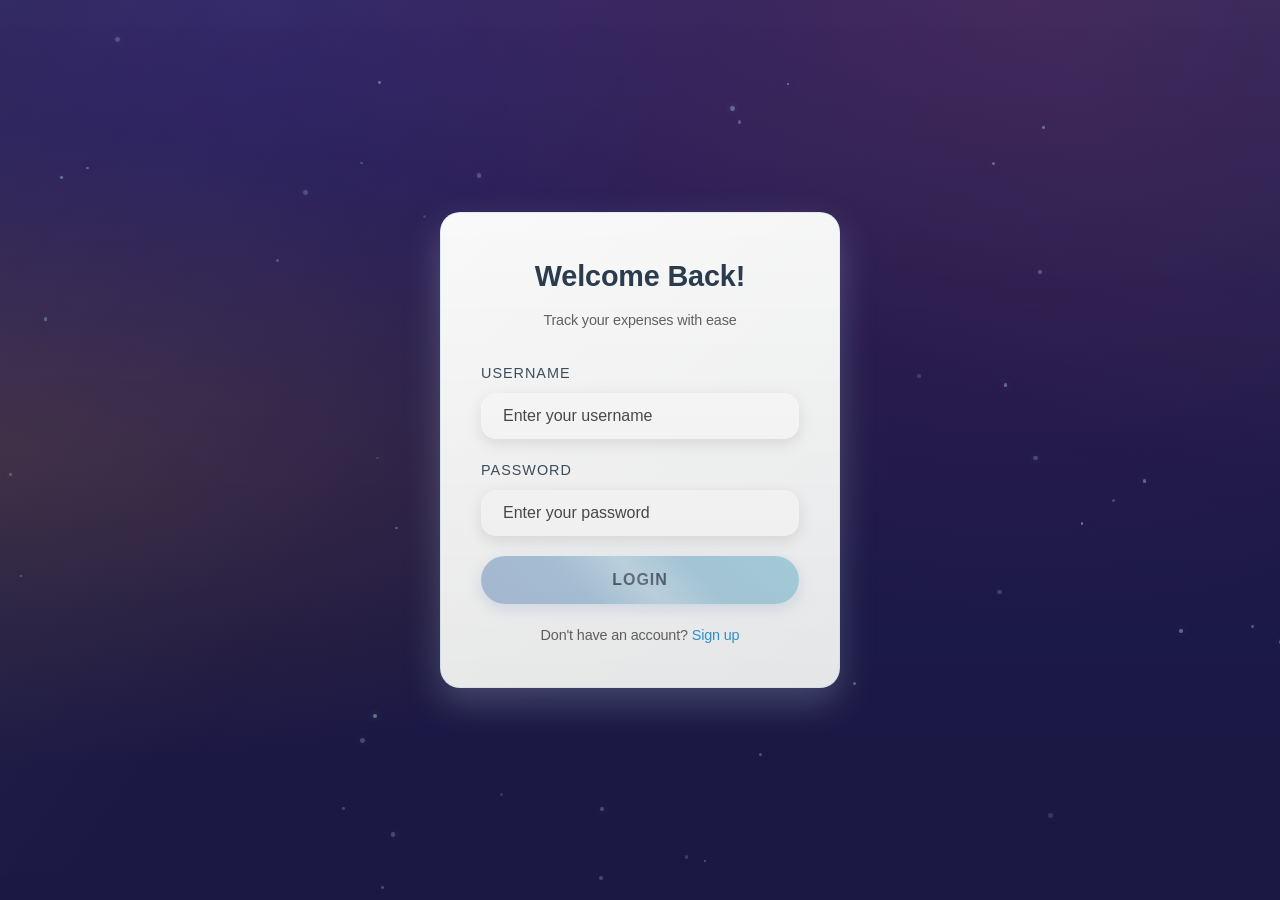
<file: index.html>
<!DOCTYPE html>
<html lang="en">
<head>
    <meta charset="UTF-8">
    <meta name="viewport" content="width=device-width, initial-scale=1.0">
    <title>Personal Expense Tracker</title>
    <link rel="preconnect" href="https://fonts.googleapis.com">
    <link rel="preconnect" href="https://fonts.gstatic.com" crossorigin>
    <link href="https://fonts.googleapis.com/css2?family=Inter:wght@400;500;600;700;800&display=swap" rel="stylesheet">
    <link rel="stylesheet" href="css/style.css">
    <link rel="stylesheet" href="css/animations.css">
    <link rel="stylesheet" href="css/transactions.css">
</head>
<body>
    <div class="orb orb-1"></div>
    <div class="orb orb-2"></div>
    <nav class="navbar">
        <div class="nav-container">
            <h2>Expense Tracker</h2>
            <ul class="nav-links">
                <li><a href="index.html" class="active"><button>Transactions</button></a></li>
                <li><a href="dashboard.html"><button>Dashboard</button></a></li>
                <li><a href="about.html"><button>About</button></a></li>
                <li><button onclick="logout()" class="logout-btn">Logout</button></li>
            </ul>
        </div>
        <div class="user-info">Welcome, <span id="username"></span></div>
    </nav>
    <div class="container">
        <h1>Personal Expense Tracker</h1>
        
        <div class="stats-row">
            <div class="stat-card total-balance">
                <div class="stat-info">
                    <h2>Total Balance</h2>
                    <h3 id="balance">₹0.00</h3>
                </div>
            </div>
            
            <div class="stat-card total-income">
                <div class="stat-info">
                    <h2>Total Income</h2>
                    <h3 id="income-amount">₹0.00</h3>
                </div>
            </div>
            
            <div class="stat-card total-expense">
                <div class="stat-info">
                    <h2>Total Expense</h2>
                    <h3 id="expense-amount">₹0.00</h3>
                </div>
            </div>
        </div>

        <div class="transaction-container">
            <h3>Add New Transaction</h3>
            <form id="transaction-form">

                <div class="form-row">
                    <div class="form-control">
                        <label for="amount">Amount</label>
                        <input type="number" id="amount" placeholder="Enter amount" required step="0.01">
                    </div>
                    <div class="form-control">
                        <label for="transaction-type">Type</label>
                        <select id="transaction-type" required>
                            <option value="expense">Expense</option>
                            <option value="income">Income</option>
                        </select>
                    </div>
                </div>
                <div class="form-row">
                    <div class="form-control">
                        <label for="category">Category</label>
                        <select id="category" required>
                            <option value="">Select Category</option>
                            <optgroup label="Expenses">
                                <option value="groceries">Groceries</option>
                                <option value="utilities">Utilities</option>
                                <option value="rent">Rent</option>
                                <option value="transportation">Transportation</option>
                                <option value="entertainment">Entertainment</option>
                                <option value="healthcare">Healthcare</option>
                                <option value="shopping">Shopping</option>
                                <option value="other-expense">Other</option>
                            </optgroup>
                            <optgroup label="Income">
                                <option value="salary">Salary</option>
                                <option value="freelance">Freelance</option>
                                <option value="investments">Investments</option>
                                <option value="other-income">Other</option>
                            </optgroup>
                        </select>
                    </div>
                    <div class="form-control">
                        <label for="date">Date</label>
                        <input type="date" id="date" required>
                    </div>
                </div>
                <div class="form-control">
                    <label for="notes">Notes (Optional)</label>
                    <textarea id="notes" placeholder="Add any additional notes..."></textarea>
                </div>
                <button type="submit" class="btn">Add Transaction</button>
            </form>
        </div>

        <!-- Transaction List -->
        <div class="transaction-list-container">
            <div class="transaction-list-header">
                <h3>Transaction History</h3>
                <button id="clear-btn" class="btn clear-btn" type="button">Clear All</button>
            </div>
            <ul id="transaction-list" class="list"></ul>
        </div>
    </div>
    <script src="js/check-auth.js"></script>
    <script>
        try {
            const uname = currentUser;
            const users = JSON.parse(localStorage.getItem('users')) || {};
            const display = users[uname] && users[uname].displayName ? users[uname].displayName : uname;
            document.getElementById('username').textContent = display;
        } catch (err) {
            document.getElementById('username').textContent = currentUser;
        }
    </script>
    <script src="js/script.js"></script>
</body>
</html>
</file>
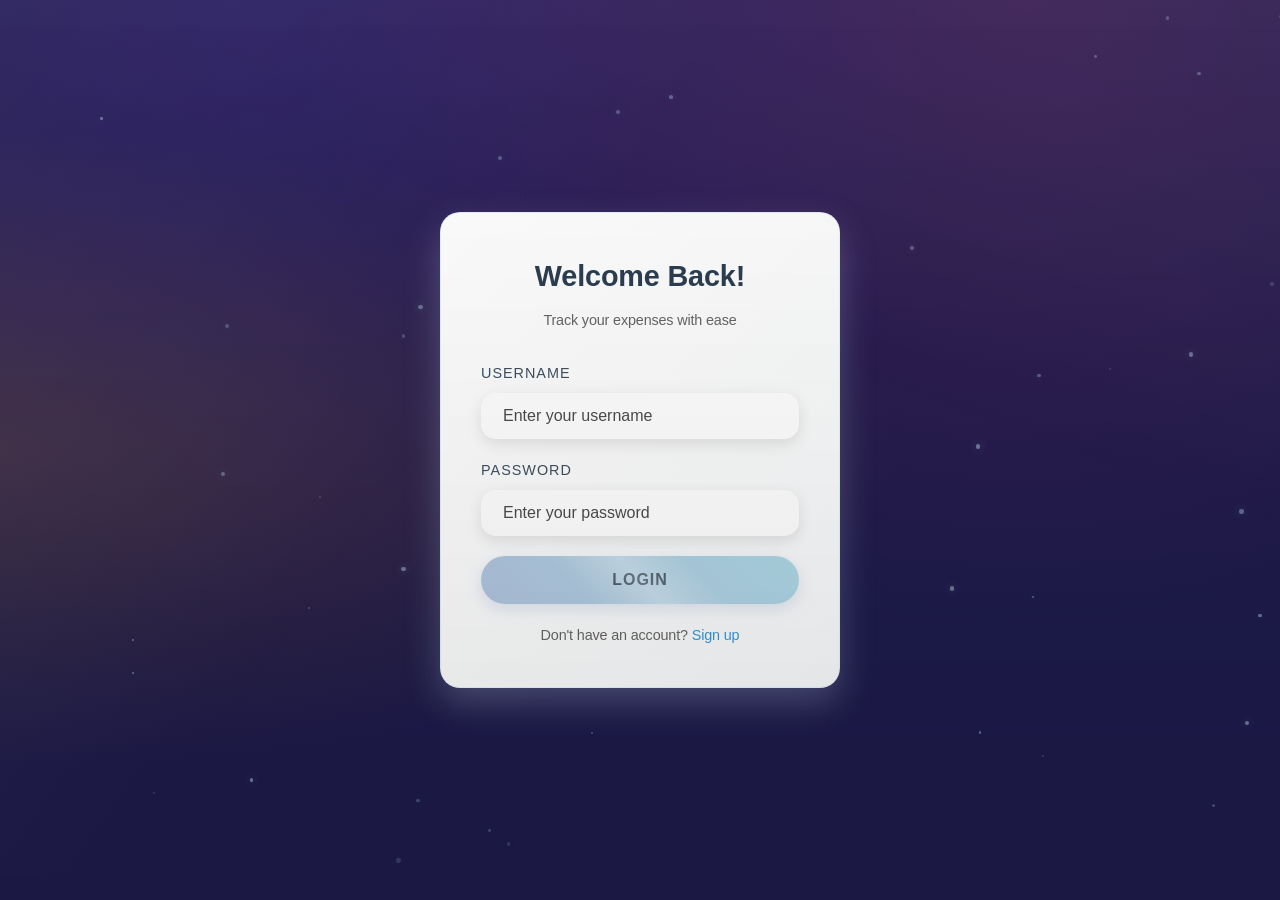
<file: about.html>
<!DOCTYPE html>
<html lang="en">
<head>
    <meta charset="UTF-8">
    <meta name="viewport" content="width=device-width, initial-scale=1.0">
    <title>About - Expense Tracker</title>
    <link rel="preconnect" href="https://fonts.googleapis.com">
    <link rel="preconnect" href="https://fonts.gstatic.com" crossorigin>
    <link href="https://fonts.googleapis.com/css2?family=Inter:wght@400;500;600;700;800&display=swap" rel="stylesheet">
    <link rel="stylesheet" href="css/style.css">
    <link rel="stylesheet" href="css/animations.css">
    <script src="js/check-auth.js"></script>
</head>
<body>
    <nav class="navbar">
        <div class="nav-container">
            <h2>Expense Tracker</h2>
            <ul class="nav-links">
                <li><a href="index.html"><button>Transactions</button></a></li>
                <li><a href="dashboard.html"><button>Dashboard</button></a></li>
                <li><a href="about.html" class="active"><button>About</button></a></li>
                <li><button onclick="logout()" class="logout-btn">Logout</button></li>
            </ul>
        </div>
        <div class="user-info">Welcome, <span id="username"></span></div>
    </nav>

    <div class="container">
        <h1>About This App</h1>
        <p>This Personal Expense Tracker is a lightweight, client-side app for tracking income and expenses.
           It stores data in your browser's Local Storage and provides a dashboard with charts and budget tracking.</p>
        <h3>Features</h3>
        <ul>
            <li>Add income and expense transactions with category, date and notes.</li>
            <li>View your balance, total income and expenses.</li>
            <li>Dashboard with charts for category breakdown and trends.</li>
            <li>Set a monthly budget and track progress.</li>
        </ul>
    </div>
    <script>document.getElementById('username').textContent = sessionStorage.getItem('currentUser');</script>
</body>
</html>
</file>
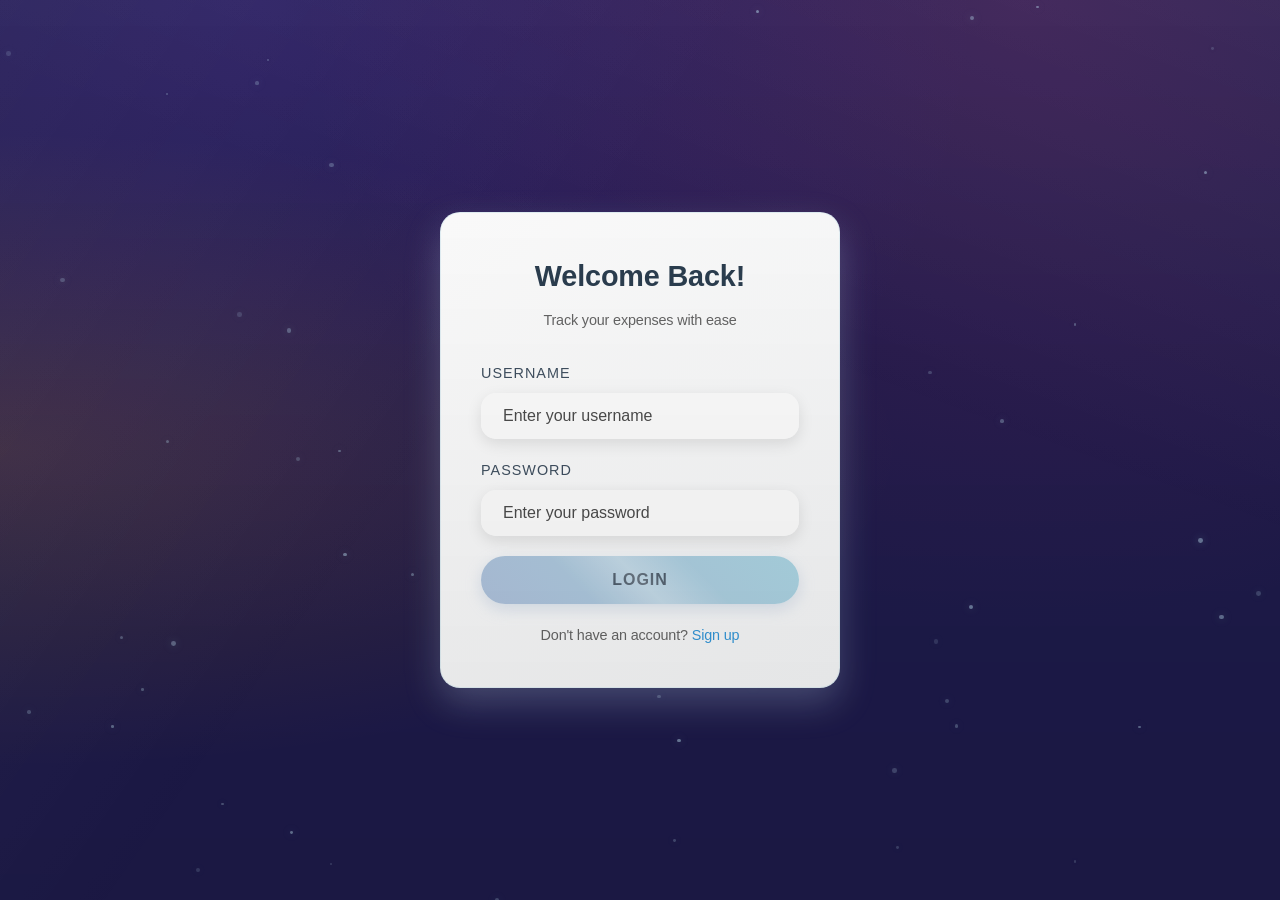
<file: login.html>
<!DOCTYPE html>
<html lang="en">
<head>
    <meta charset="UTF-8">
    <meta name="viewport" content="width=device-width, initial-scale=1.0">
    <title>Login - Expense Tracker</title>
    <link rel="stylesheet" href="css/style.css">
    <link rel="stylesheet" href="css/auth.css">
    <link rel="stylesheet" href="css/animations.css">
    <script>
        // Check if user is already logged in
        if (sessionStorage.getItem('currentUser')) {
            window.location.href = 'index.html';
        }
    </script>
</head>
<body class="auth-body">
    <div class="particles" id="particles"></div>
    <div class="auth-container">
        <div class="auth-box" id="loginBox">
            <h2>Welcome Back!</h2>
            <p class="auth-subtitle">Track your expenses with ease</p>
            
            <form id="loginForm" class="auth-form">
                <div class="form-control">
                    <label for="loginUsername">Username</label>
                    <input type="text" id="loginUsername" required placeholder="Enter your username">
                </div>
                <div class="form-control">
                    <label for="loginPassword">Password</label>
                    <input type="password" id="loginPassword" required placeholder="Enter your password">
                </div>
                <button type="submit" class="btn auth-btn">Login</button>
            </form>
            
            <p class="auth-switch">
                Don't have an account? 
                <a href="#" id="showSignup">Sign up</a>
            </p>
        </div>

        <div class="auth-box hidden" id="signupBox">
            <h2>Create Account</h2>
            <p class="auth-subtitle">Start tracking your finances</p>
            
            <form id="signupForm" class="auth-form">
                <div class="form-control">
                    <label for="signupUsername">Username</label>
                    <input type="text" id="signupUsername" required placeholder="Choose a username">
                </div>
                <div class="form-control">
                    <label for="displayName">Full name</label>
                    <input type="text" id="displayName" placeholder="Your full name (optional)">
                </div>
                <div class="form-control">
                    <label for="email">Email</label>
                    <input type="email" id="email" placeholder="Your email address (optional)">
                </div>
                <div class="form-control">
                    <label for="signupPassword">Password</label>
                    <input type="password" id="signupPassword" required placeholder="Choose a password">
                </div>
                <div class="form-control">
                    <label for="confirmPassword">Confirm Password</label>
                    <input type="password" id="confirmPassword" required placeholder="Confirm your password">
                </div>
                <button type="submit" class="btn auth-btn">Sign Up</button>
            </form>
            
            <p class="auth-switch">
                Already have an account? 
                <a href="#" id="showLogin">Login</a>
            </p>
        </div>
    </div>
    <script src="js/particles.js"></script>
    <script src="js/auth.js"></script>
</body>
</html>
</file>
<file: css/style.css>
:root {
    --primary: #7C3AED;
    --primary-dark: #6D28D9;
    --secondary: #EC4899;
    --accent: #F59E0B;
    --background: #1E1B4B;
    --surface: rgba(255, 255, 255, 0.08);
    --text: #262424;
    --text-muted: #2a2b2c;
    --error: #DC2626;
    --success: #059669;
}

* {
    margin: 0;
    padding: 0;
    box-sizing: border-box;
    -webkit-font-smoothing: antialiased;
}

body {
    font-family: 'Inter', -apple-system, BlinkMacSystemFont, 'Segoe UI', Roboto, sans-serif;
    background: var(--background);
    background-image: 
        radial-gradient(at 20% 0%, rgba(124, 58, 237, 0.15) 0px, transparent 50%),
        radial-gradient(at 80% 0%, rgba(236, 72, 153, 0.15) 0px, transparent 50%),
        radial-gradient(at 0% 50%, rgba(245, 158, 11, 0.15) 0px, transparent 50%);
    min-height: 100vh;
    margin: 0;
    padding: 0;
    color: var(--text);
    line-height: 1.6;
    position: relative;
    overflow-x: hidden;
    letter-spacing: -0.01em;
}

/* Navbar styles (transaction page) */
.navbar {
    background: linear-gradient(135deg, var(--primary), var(--primary-dark));
    padding: 20px 0;
    position: sticky;
    top: 0;
    z-index: 1000;
    border: 3px solid rgba(255, 255, 255, 0.3);
    border-radius: 15px;
    transition: all 0.3s ease;
    box-shadow: 0 8px 32px rgba(0, 0, 0, 0.3);
    margin: 10px;
}

.nav-container {
    max-width: 1100px;
    margin: 0 auto;
    display: flex;
    justify-content: space-between;
    align-items: center;
    padding: 0 20px;
    gap: 20px;
}

.nav-container h2 {
    color: #add8e6;
    font-size: 1.1rem;
    margin: 0;
}

.navbar::before {
    content: '';
    position: absolute;
    top: 0;
    left: 0;
    width: 100%;
    height: 100%;
    background: linear-gradient(90deg,
        rgba(147, 112, 219, 0.2),
        rgba(72, 61, 139, 0.2),
        rgba(147, 112, 219, 0.2)
    );
    background-size: 200% 100%;
    animation: gradientSlide 5s linear infinite;
    z-index: -1;
}

@keyframes gradientSlide {
    0% { background-position: 100% 0; }
    100% { background-position: -100% 0; }
}

.nav-links {
    list-style: none;
    display: flex;
    gap: 12px;
    margin: 0;
    padding: 0;
    align-items: center;
}

.nav-links li {
    display: inline-block;
}

.nav-links a {
    text-decoration: none;
}

.nav-links a button {
    background: var(--surface);
    color: var(--text);
    border: 1px solid rgba(255, 255, 255, 0.1);
    padding: 10px 20px;
    border-radius: 12px;
    cursor: pointer;
    font-weight: 500;
    font-size: 0.9rem;
    transition: all 0.3s ease;
    display: flex;
    align-items: center;
    gap: 8px;
    letter-spacing: 0.3px;
    backdrop-filter: blur(10px);
}

.nav-links a button:hover {
    background: rgba(255, 255, 255, 0.15);
    transform: translateY(-2px);
    box-shadow: 0 8px 16px rgba(0, 0, 0, 0.2);
}

.nav-links a.active button {
    background: linear-gradient(135deg, var(--primary), var(--primary-dark));
    border: none;
    color: white;
    box-shadow: 0 8px 16px rgba(99, 102, 241, 0.2);
}

.nav-links a button:hover,
.nav-links .logout-btn:hover {
    transform: translateY(-2px);
    background: rgba(255, 255, 255, 0.2);
    box-shadow: 0 0 30px rgba(66, 153, 225, 0.4);
    border-color: rgba(255, 255, 255, 0.4);
}

.logout-btn {
    background: linear-gradient(180deg, #e74c3c22, #e74c3c11);
    color: #fff;
    border: 1px solid rgba(231, 76, 60, 0.3);
    padding: 8px 14px;
    border-radius: 8px;
    cursor: pointer;
    font-weight: 600;
    letter-spacing: 0.2px;
}

.user-info {
    color: #add8e6;
    font-size: 0.9em;
    opacity: 0.9;
    margin-left: 20px;
}

.nav-links a.active button,
.nav-links a button.active {
    background-color: #ffffff22;
    border-color: rgba(255,255,255,0.22);
}

@media (max-width: 600px) {
    .nav-container {
        padding: 0 12px;
        gap: 8px;
    }
    .nav-links a button {
        padding: 7px 10px;
        font-size: 0.95rem;
    }
}

.container {
    width: 100%;
    max-width: 1000px;
    margin: 40px auto;
    background: rgba(124, 58, 237, 0.05);
    padding: 40px;
    border-radius: 24px;
    box-shadow: 0 0 50px rgba(124, 58, 237, 0.1);
    border: 1px solid rgba(124, 58, 237, 0.2);
    transition: all 0.4s cubic-bezier(0.4, 0, 0.2, 1);
    position: relative;
    z-index: 2;
    color: var(--text);
    transform-origin: center;
    backdrop-filter: blur(20px);
}

.container::before {
    content: '';
    position: absolute;
    top: -2px;
    left: -2px;
    right: -2px;
    bottom: -2px;
    background: linear-gradient(45deg, #9370DB, #483D8B, transparent, transparent);
    border-radius: 22px;
    z-index: -1;
    animation: borderGlow 3s linear infinite;
}

@keyframes borderGlow {
    0% { opacity: 0.5; }
    50% { opacity: 1; }
    100% { opacity: 0.5; }
}

.container::before {
    content: '';
    position: absolute;
    top: 0;
    left: 0;
    right: 0;
    bottom: 0;
    background: linear-gradient(135deg, rgba(147, 197, 253, 0.2), rgba(96, 165, 250, 0.1));
    border-radius: 20px;
    z-index: -1;
}

.container:hover {
    transform: translateY(-5px);
    box-shadow: 0 15px 35px rgba(0, 0, 0, 0.15);
}

.form-row {
    display: grid;
    grid-template-columns: 1fr 1fr;
    gap: 20px;
    margin-bottom: 20px;
}

.form-control select,
.form-control textarea,
.form-control input {
    width: 100%;
    padding: 15px 20px;
    border: 1px solid rgba(192, 132, 252, 0.4);
    border-radius: 15px;
    font-size: 1rem;
    background: rgba(255, 255, 255, 0.9);
    transition: all 0.3s cubic-bezier(0.4, 0, 0.2, 1);
    box-shadow: 0 2px 10px rgba(192, 132, 252, 0.15);
    animation: fadeIn 0.5s ease-out;
    color: #333333;
    backdrop-filter: blur(5px);
}

.form-control select:hover,
.form-control textarea:hover,
.form-control input:hover {
    border-color: rgba(147, 112, 219, 0.5);
    box-shadow: 0 5px 15px rgba(147, 112, 219, 0.2);
}

.form-control select:focus,
.form-control textarea:focus,
.form-control input:focus {
    border-color: #9370DB;
    outline: none;
    box-shadow: 0 5px 20px rgba(147, 112, 219, 0.3);
    transform: translateY(-2px);
}

/* Style select options */
.form-control select option {
    background: #f8f9fa;
    color: #333333;
    padding: 10px;
}

/* Ensure date inputs have dark text for visibility */
input[type="date"] {
    color: #333333;
    background: rgba(255, 255, 255, 0.9);
}

/* Custom placeholder color */
::placeholder {
    color: rgba(0, 0, 0, 0.7);
}

/* Label styling */
.form-control label {
    color: #292727;
    font-weight: 500;
    margin-bottom: 8px;
    display: block;
    text-transform: uppercase;
    letter-spacing: 1px;
    font-size: 0.9em;
    animation: fadeIn 0.5s ease-out;
    opacity: 0.9;
}

.form-control select {
    appearance: none;
    background-image: url("data:image/svg+xml;charset=UTF-8,%3csvg xmlns='http://www.w3.org/2000/svg' viewBox='0 0 24 24' fill='none' stroke='%23add8e6' stroke-width='2' stroke-linecap='round' stroke-linejoin='round'%3e%3cpolyline points='6 9 12 15 18 9'%3e%3c/polyline%3e%3c/svg%3e");
    background-repeat: no-repeat;
    background-position: right 15px center;
    background-size: 15px;
    cursor: pointer;
    color: #333333;
}

.form-control input:focus,
.form-control select:focus,
.form-control textarea:focus {
    border-color: #add8e6;
    box-shadow: 0 5px 15px rgba(173, 216, 230, 0.2);
    transform: translateY(-2px);
    outline: none;
}

.form-control label {
    color: #2c3e50;
    font-weight: 500;
    margin-bottom: 8px;
    display: block;
    transition: all 0.3s ease;
    animation: fadeIn 0.5s ease-out;
}

@keyframes fadeIn {
    from {
        opacity: 0;
        transform: translateY(20px);
    }
    to {
        opacity: 1;
        transform: translateY(0);
    }
}

@keyframes slideIn {
    from {
        opacity: 0;
        transform: translateX(-20px);
    }
    to {
        opacity: 1;
        transform: translateX(0);
    }
}

@keyframes pulseGlow {
    0% {
        box-shadow: 0 0 20px rgba(99, 102, 241, 0.2);
    }
    50% {
        box-shadow: 0 0 30px rgba(99, 102, 241, 0.4);
    }
    100% {
        box-shadow: 0 0 20px rgba(99, 102, 241, 0.2);
    }
}

.fade-in {
    animation: fadeIn 0.6s ease-out forwards;
}

.slide-in {
    animation: slideIn 0.6s ease-out forwards;
}

.pulse {
    animation: pulseGlow 2s infinite;
}

.form-control select:focus,
.form-control textarea:focus {
    border-color: #1a2a6c;
    outline: none;
    box-shadow: 0 0 0 4px rgba(26, 42, 108, 0.1);
}

.form-control select:hover,
.form-control textarea:hover {
    border-color: #b21f1f;
}

.form-control textarea {
    height: 100px;
    resize: vertical;
}

.form-control select {
    background: rgba(147, 197, 253, 0.1);
}

.category-tag {
    padding: 6px 12px;
    border-radius: 20px;
    font-size: 0.8em;
    background: linear-gradient(135deg, rgba(26, 42, 108, 0.1), rgba(178, 31, 31, 0.1));
    color: #1a2a6c;
    font-weight: 500;
    letter-spacing: 0.5px;
    text-transform: capitalize;
    border: 1px solid rgba(26, 42, 108, 0.2);
    transition: all 0.3s ease;
    display: inline-flex;
    align-items: center;
    gap: 5px;
}

.category-tag:hover {
    transform: translateY(-2px);
    box-shadow: 0 3px 8px rgba(26, 42, 108, 0.1);
    background: linear-gradient(135deg, rgba(26, 42, 108, 0.2), rgba(178, 31, 31, 0.2));
}

.category-tag::before {
    content: '•';
    color: #1a2a6c;
    font-size: 1.2em;
    line-height: 1;
}

.transaction-info {
    display: flex;
    flex-direction: column;
    gap: 5px;
}

.transaction-info .description {
    font-weight: 500;
}

.transaction-info .details {
    font-size: 0.9em;
    color: #666;
}

.container {
    display: flex;
    flex-direction: column;
    align-items: center;
}

h1 {
    text-align: center;
    margin: 0 auto 35px;
    font-size: 2.75em;
    font-weight: 800;
    position: relative;
    padding: 20px 0;
    animation: fadeInDown 0.8s ease-out;
    letter-spacing: -0.03em;
    line-height: 1.2;
    background: linear-gradient(to right, #1E1B4B, #7C3AED);
    -webkit-background-clip: text;
    background-clip: text;
    -webkit-text-fill-color: transparent;
    text-shadow: 0 4px 12px rgba(124, 58, 237, 0.3);
    width: auto;
}

h1::after {
    content: '';
    position: absolute;
    bottom: 0;
    left: 50%;
    transform: translateX(-50%);
    width: 100px;
    height: 3px;
    background: linear-gradient(90deg, #b0c4de, #add8e6);
    border-radius: 2px;
}

@keyframes fadeInDown {
    from {
        opacity: 0;
        transform: translateY(-20px);
    }
    to {
        opacity: 1;
        transform: translateY(0);
    }
}

@keyframes gradientFlow {
    0% { background-position: 0% 50%; }
    50% { background-position: 100% 50%; }
    100% { background-position: 0% 50%; }
}

@keyframes pulseGlow {
    0% { box-shadow: 0 0 5px rgba(179, 217, 255, 0.5); }
    50% { box-shadow: 0 0 20px rgba(179, 217, 255, 0.8); }
    100% { box-shadow: 0 0 5px rgba(179, 217, 255, 0.5); }
}

@keyframes floatAnimation {
    0% { transform: translateY(0px); }
    50% { transform: translateY(-10px); }
    100% { transform: translateY(0px); }
}

.notification {
    position: fixed;
    top: 20px;
    right: 20px;
    padding: 15px 25px;
    border-radius: 12px;
    color: white;
    font-weight: 500;
    z-index: 1000;
    opacity: 0;
    transform: translateX(100%);
    transition: all 0.3s ease;
    box-shadow: 0 4px 12px rgba(0, 0, 0, 0.15);
    display: flex;
    align-items: center;
    gap: 10px;
}

.notification.warning {
    background: linear-gradient(135deg, #f1c40f, #f39c12);
    border: 1px solid rgba(243, 156, 18, 0.3);
}

.notification.danger {
    background: linear-gradient(135deg, #e74c3c, #c0392b);
    border: 1px solid rgba(192, 57, 43, 0.3);
}

.notification.show {
    opacity: 1;
    transform: translateX(0);
}

/* About page specific styles */
.container h3 {
    color: #483D8B;
    margin: 25px 0 15px;
    font-size: 1.8em;
}

.container p {
    color: #4A5568;
    line-height: 1.8;
    margin-bottom: 20px;
    font-size: 1.1em;
}

.container ul {
    color: #4A5568;
    padding-left: 20px;
    margin-bottom: 20px;
}

.container ul li {
    margin-bottom: 10px;
    line-height: 1.6;
}

.balance-container {
    text-align: center;
    margin: 30px auto 50px;
    padding: 40px;
    background: linear-gradient(135deg, var(--primary), var(--secondary));
    border-radius: 28px;
    box-shadow: 0 20px 40px rgba(124, 58, 237, 0.3);
    max-width: 700px;
    position: relative;
    overflow: hidden;
    color: rgb(94, 92, 92);
    border: 1px solid rgba(255, 255, 255, 0.1);
}

.balance-container::before {
    content: '';
    position: absolute;
    top: 0;
    left: 0;
    right: 0;
    bottom: 0;
    background: linear-gradient(rgba(255, 255, 255, 0.1), rgba(255, 255, 255, 0));
    pointer-events: none;
}

.balance-container h2 {
    font-size: 1.25rem;
    font-weight: 500;
    opacity: 0.9;
    margin-bottom: 16px;
}

.balance-container h3 {
    font-size: 3.5rem;
    font-weight: 700;
    margin: 0;
    letter-spacing: -1px;
    text-shadow: 0 2px 10px rgba(0, 0, 0, 0.2);
}

@keyframes floatIn {
    from {
        opacity: 0;
        transform: translateY(-20px);
    }
    to {
        opacity: 1;
        transform: translateY(0);
    }
}

.balance-container::before {
    content: '';
    position: absolute;
    top: -50%;
    left: -50%;
    width: 200%;
    height: 200%;
    background: radial-gradient(circle, rgba(255,255,255,0.2) 0%, transparent 60%);
    animation: shine 8s linear infinite;
}

@keyframes shine {
    from {
        transform: rotate(0deg);
    }
    to {
        transform: rotate(360deg);
    }
}

.balance-container h2 {
    color: #1a2a6c;
    margin-bottom: 15px;
    font-size: 1.4em;
    font-weight: 600;
    text-transform: uppercase;
    letter-spacing: 2px;
    position: relative;
    display: inline-block;
}

.balance-container h2::after {
    content: '';
    position: absolute;
    bottom: -5px;
    left: 50%;
    transform: translateX(-50%);
    width: 50px;
    height: 3px;
    background: linear-gradient(90deg, #1a2a6c, #b21f1f);
    border-radius: 2px;
}

.balance-container h3 {
    font-size: 3.5em;
    background: linear-gradient(45deg, #1a2a6c, #b21f1f);
    -webkit-background-clip: text;
    background-clip: text;
    color: transparent;
    text-shadow: 2px 2px 4px rgba(0,0,0,0.1);
    font-weight: 700;
    margin-top: 10px;
    transition: transform 0.3s ease;
}

.balance-container:hover h3 {
    transform: scale(1.05);
}

.summary {
    display: grid;
    grid-template-columns: 1fr 1fr;
    gap: 30px;
    margin-bottom: 40px;
    padding: 0;
    animation: fadeInScale 0.8s ease-out;
}

@keyframes fadeInScale {
    from {
        opacity: 0;
        transform: scale(0.95);
    }
    to {
        opacity: 1;
        transform: scale(1);
    }
}

.income, .expenses {
    text-align: center;
    padding: 25px;
    border-radius: 20px;
    position: relative;
    overflow: hidden;
    transition: all 0.3s ease;
}

.income {
    background: linear-gradient(135deg, rgba(5, 150, 105, 0.2), rgba(16, 185, 129, 0.1));
    border: 2px solid rgba(5, 150, 105, 0.3);
    backdrop-filter: blur(8px);
    animation: cardHover 0.3s ease forwards;
    transition: all 0.3s ease;
}

.expenses {
    background: linear-gradient(135deg, rgba(220, 38, 38, 0.2), rgba(239, 68, 68, 0.1));
    border: 2px solid rgba(220, 38, 38, 0.3);
    backdrop-filter: blur(8px);
    animation: cardHover 0.3s ease forwards;
    transition: all 0.3s ease;
}

.income::before, .expenses::before {
    content: '';
    position: absolute;
    top: 0;
    left: -100%;
    width: 100%;
    height: 100%;
    background: linear-gradient(
        90deg,
        transparent,
        rgba(255, 255, 255, 0.2),
        transparent
    );
    transition: 0.5s;
}

.income:hover::before, .expenses:hover::before {
    left: 100%;
}

.income h4, .expenses h4 {
    font-size: 1.2em;
    margin-bottom: 15px;
    text-transform: uppercase;
    letter-spacing: 1px;
    position: relative;
    display: inline-block;
}

.income h4 {
    color: #4ADE80;
    font-size: 1.2em;
    text-transform: uppercase;
    letter-spacing: 1px;
    text-shadow: 0 2px 4px rgba(0, 0, 0, 0.1);
}

.expenses h4 {
    color: #FB7185;
    font-size: 1.2em;
    text-transform: uppercase;
    letter-spacing: 1px;
    text-shadow: 0 2px 4px rgba(0, 0, 0, 0.1);
}

.income p, .expenses p {
    font-size: 2.5em;
    font-weight: 700;
    margin: 10px 0;
    transition: all 0.3s ease;
    text-shadow: 2px 2px 4px rgba(0, 0, 0, 0.2);
    color: #333333;
}

.income:hover p, .expenses:hover p {
    transform: scale(1.1);
}

.income p {
    color: #4ADE80;
    text-shadow: 0 0 20px rgba(74, 222, 128, 0.4);
}

.expenses p {
    color: #FF6B6B;
    text-shadow: 0 0 20px rgba(255, 107, 107, 0.4);
}

.income:hover, .expenses:hover {
    transform: translateY(-5px);
    box-shadow: 0 10px 20px rgba(0,0,0,0.1);
}

.form-control {
    margin-bottom: 20px;
}

.form-control label {
    display: block;
    margin-bottom: 5px;
    color: #666;
}

.form-control input {
    width: 100%;
    padding: 16px;
    border: 1px solid rgba(124, 58, 237, 0.2);
    border-radius: 14px;
    font-size: 0.95em;
    transition: all 0.3s cubic-bezier(0.4, 0, 0.2, 1);
    background: rgba(124, 58, 237, 0.05);
    color: var(--text);
    box-shadow: 0 0 20px rgba(124, 58, 237, 0.1);
    backdrop-filter: blur(10px);
}

.form-control input:focus {
    border-color: #93C5FD;
    box-shadow: 0 0 0 4px rgba(147, 197, 253, 0.2);
    transform: translateY(-2px);
}

.form-control input:hover {
    border-color: #93C5FD;
    background: rgba(255, 255, 255, 1);
}

.form-control input:focus {
    border-color: #add8e6;
    outline: none;
    box-shadow: 0 0 0 4px rgba(173, 216, 230, 0.2);
}

.form-control small {
    color: #666;
    font-size: 0.8em;
}

.btn {
    padding: 14px 28px;
    background: linear-gradient(135deg, var(--primary), var(--secondary));
    color: white;
    border: none;
    border-radius: 12px;
    cursor: pointer;
    font-weight: 600;
    font-size: 0.95rem;
    letter-spacing: 0.3px;
    transition: all 0.3s ease;
    box-shadow: 0 8px 16px rgba(124, 58, 237, 0.2);
    display: inline-flex;
    align-items: center;
    justify-content: center;
    gap: 8px;
    position: relative;
    overflow: hidden;
}

.btn::before {
    content: '';
    position: absolute;
    top: 0;
    left: -100%;
    width: 100%;
    height: 100%;
    background: linear-gradient(
        120deg,
        transparent,
        rgba(255, 255, 255, 0.2),
        transparent
    );
    transition: 0.5s;
}

.btn:hover::before {
    left: 100%;
}

.btn:hover {
    transform: translateY(-2px);
    box-shadow: 0 12px 20px rgba(99, 102, 241, 0.3);
}

.btn:hover {
    transform: translateY(-2px);
    box-shadow: 0 5px 15px rgba(26, 42, 108, 0.4);
}

.btn:active {
    transform: translateY(0);
}

.btn::after {
    content: '';
    position: absolute;
    top: 0;
    left: -100%;
    width: 100%;
    height: 100%;
    background: linear-gradient(
        90deg,
        transparent,
        rgba(255, 255, 255, 0.2),
        transparent
    );
    transition: 0.5s;
}

.btn:hover::after {
    left: 100%;
}

.list {
    list-style-type: none;
    padding: 0;
}

.list li {
    display: flex;
    justify-content: space-between;
    padding: 20px;
    margin-bottom: 16px;
    background: rgba(224, 220, 220, 0.98);
    border-radius: 16px;
    box-shadow: 0 4px 20px rgba(0, 0, 0, 0.06);
    transition: all 0.3s cubic-bezier(0.4, 0, 0.2, 1);
    border: 1px solid rgba(22, 28, 36, 0.08);
    transform-origin: center;
    cursor: pointer;
    backdrop-filter: blur(20px);
}

.list li:hover {
    transform: translateX(5px);
    box-shadow: 0 5px 15px rgba(0, 0, 0, 0.1);
}

.list li.income {
    border: none;
    background: linear-gradient(to right, rgba(46, 204, 113, 0.15), rgba(46, 204, 113, 0.05));
    position: relative;
    box-shadow: 0 4px 12px rgba(46, 204, 113, 0.1);
}

.list li.expense {
    border: none;
    background: linear-gradient(to right, rgba(231, 76, 60, 0.15), rgba(231, 76, 60, 0.05));
    position: relative;
    box-shadow: 0 4px 12px rgba(231, 76, 60, 0.1);
}

.list li.income::before {
    content: '';
    position: absolute;
    left: 0;
    top: 0;
    height: 100%;
    width: 4px;
    background: linear-gradient(to bottom, #27ae60, rgba(39, 174, 96, 0.5));
    border-radius: 4px 0 0 4px;
}

.list li.expense::before {
    content: '';
    position: absolute;
    left: 0;
    top: 0;
    height: 100%;
    width: 4px;
    background: linear-gradient(to bottom, #c0392b, rgba(192, 57, 43, 0.5));
    border-radius: 4px 0 0 4px;
}

.list li .amount {
    font-weight: 600;
    font-size: 1.1em;
    padding: 5px 10px;
    border-radius: 8px;
    min-width: 100px;
    text-align: right;
}

.list li.income .amount {
    color: #27ae60;
    background: rgba(39, 174, 96, 0.1);
}

.list li.expense .amount {
    color: #c0392b;
    background: rgba(192, 57, 43, 0.1);
}

.delete-btn {
    background: linear-gradient(45deg, #e74c3c, #c0392b);
    color: white;
    border: none;
    padding: 8px 12px;
    border-radius: 8px;
    cursor: pointer;
    margin-left: 15px;
    transition: all 0.3s ease;
    font-size: 0.9em;
    display: flex;
    align-items: center;
    justify-content: center;
    opacity: 0.8;
}

.delete-btn:hover {
    opacity: 1;
    transform: translateY(-2px);
    box-shadow: 0 3px 8px rgba(231, 76, 60, 0.3);
}

.delete-btn::before {
    content: '×';
    font-size: 1.2em;
    font-weight: bold;
    margin-right: 2px;
}

.transaction-container, .history-container {
    margin-bottom: 40px;
    padding: 30px;
    background: rgba(124, 58, 237, 0.08);
    border-radius: 25px;
    box-shadow: 0 15px 35px rgba(124, 58, 237, 0.15);
    border: 1px solid rgba(124, 58, 237, 0.2);
    transition: all 0.3s ease;
    animation: slideUp 0.8s ease-out;
    backdrop-filter: blur(10px);
}

@keyframes slideUp {
    from {
        opacity: 0;
        transform: translateY(30px);
    }
    to {
        opacity: 1;
        transform: translateY(0);
    }
}

.transaction-container:hover, .history-container:hover {
    transform: translateY(-5px);
    box-shadow: 0 15px 35px rgba(0,0,0,0.15);
}

.transaction-container h3, .history-container h3, .container h3 {
    font-size: 1.8em;
    margin: 0 auto 25px;
    text-align: center;
    position: relative;
    padding-bottom: 15px;
    width: 100%;
    background: linear-gradient(to right, #1E1B4B, #7C3AED);
    -webkit-background-clip: text;
    background-clip: text;
    -webkit-text-fill-color: transparent;
    font-weight: 700;
    text-shadow: 0 4px 12px rgba(124, 58, 237, 0.2);
}

.transaction-container h3::after, .history-container h3::after, .container h3::after {
    content: '';
    position: absolute;
    bottom: 0;
    left: 50%;
    transform: translateX(-50%);
    width: 100px;
    height: 3px;
    background: linear-gradient(90deg, #7C3AED, #EC4899);
    border-radius: 2px;
    box-shadow: 0 0 10px rgba(124, 58, 237, 0.3);
}

.history-header {
    margin-bottom: 20px;
}

.list-controls {
    display: flex;
    align-items: center;
    justify-content: space-between;
    gap: 15px;
    margin-top: 15px;
    flex-wrap: nowrap;
    overflow-x: auto;
    padding-bottom: 5px;
    border-bottom: 1px solid rgba(255, 255, 255, 0.1);
}

.sort-controls {
    display: flex;
    gap: 10px;
    flex-shrink: 0;
    border-bottom: 1px solid rgba(255, 255, 255, 0.1);
}

.control-btn {
    padding: 8px 12px;
    white-space: nowrap;
    background: var(--surface);
    border: 3px solid rgba(255, 255, 255, 0.3);
    border-radius: 12px;
    cursor: pointer;
    font-size: 0.9em;
    color: var(--text);
    transition: all 0.3s ease;
    backdrop-filter: blur(5px);
}

.control-btn:hover {
    background: rgba(255, 255, 255, 0.15);
    transform: translateY(-2px);
    box-shadow: 0 8px 16px rgba(0, 0, 0, 0.2);
}

.control-btn.active {
    background: linear-gradient(135deg, var(--primary), var(--primary-dark));
    border: none;
    color: white;
    box-shadow: 0 8px 16px rgba(99, 102, 241, 0.2);
}

.filter-controls select {
    border: 1px solid rgba(255, 255, 255, 0.1);
    background: var(--surface);
    color: var(--text);
    padding: 8px 12px;
    border-radius: 5px;
    cursor: pointer;
    font-size: 0.9em;
    transition: all 0.3s ease;
    backdrop-filter: blur(5px);
}

.sort-icon {
    display: inline-block;
    margin-left: 5px;
    transition: transform 0.3s ease;
}

.sort-icon.asc {
    transform: rotate(180deg);
}

@media (max-width: 768px) {
    .list-controls {
        overflow-x: auto;
        -webkit-overflow-scrolling: touch;
        padding-bottom: 10px;
        margin-bottom: -10px;
    }

    .filter-controls, .sort-controls {
        flex-shrink: 0;
    }

    .control-btn {
        font-size: 0.9em;
        padding: 8px 10px;
    }
}

h3 {
    margin-bottom: 15px;
    color: #2c3e50;
}
</file>
<file: css/animations.css>
/* Simple and Clean Animations */
/* Basic fade in */
@keyframes fadeIn {
    from { opacity: 0; }
    to { opacity: 1; }
}

/* Subtle slide up */
@keyframes slideUp {
    from {
        opacity: 0;
        transform: translateY(10px);
    }
    to {
        opacity: 1;
        transform: translateY(0);
    }
}

/* Common animation classes */
.fade-in {
    animation: fadeIn 0.4s ease forwards;
}

.slide-up {
    animation: slideUp 0.4s ease forwards;
}

/* Clean transitions */
.btn, .stat-card, .form-control input, .form-control select {
    transition: all 0.3s ease;
}

/* Simple hover effects */
.btn:hover, .stat-card:hover {
    transform: translateY(-2px);
}

/* Page element animations */
.container {
    animation: fadeIn 0.4s ease forwards;
}

.stats-row {
    animation: slideUp 0.4s ease forwards;
}

.transaction-container {
    animation: slideUp 0.4s ease 0.1s forwards;
}

/* Background gradient */
body {
    background: linear-gradient(to right, #1E1B4B, #2D3748);
}

/* Remove excessive animations */
* {
    backface-visibility: hidden;
}
@import url('https://fonts.googleapis.com/css2?family=Poppins:wght@300;400;500;600;700&display=swap');

/* Base styles */
* {
    font-family: 'Poppins', sans-serif;
}

/* Animated Background with Multiple Effects */
body {
    margin: 0;
    min-height: 100vh;
    background: #0f0c29;
    background: linear-gradient(to right, #24243e, #302b63, #0f0c29);
    position: relative;
    overflow-x: hidden;
}

/* Animated floating bubbles */
body::before {
    content: '';
    position: fixed;
    top: 0;
    left: 0;
    width: 100%;
    height: 100%;
    background: radial-gradient(circle at 50% 50%, rgba(255, 255, 255, 0.1) 0%, transparent 50%);
    animation: shine 15s infinite;
    z-index: 0;
}

/* Glowing orbs */
.orb {
    position: fixed;
    border-radius: 50%;
    filter: blur(80px);
    opacity: 0.5;
    pointer-events: none;
    z-index: 0;
}

.orb-1 {
    width: 300px;
    height: 300px;
    background: rgba(147, 112, 219, 0.3);
    top: -100px;
    right: -100px;
    animation: floatOrb 20s infinite alternate;
}

.orb-2 {
    width: 250px;
    height: 250px;
    background: rgba(72, 61, 139, 0.3);
    bottom: -50px;
    left: -50px;
    animation: floatOrb 15s infinite alternate-reverse;
}

@keyframes floatOrb {
    0% { transform: translate(0, 0) rotate(0deg); }
    33% { transform: translate(50px, 50px) rotate(120deg); }
    66% { transform: translate(-30px, 20px) rotate(240deg); }
    100% { transform: translate(20px, -30px) rotate(360deg); }
}

@keyframes shine {
    0%, 100% { transform: scale(1); opacity: 0.3; }
    50% { transform: scale(1.2); opacity: 0.5; }
}

/* Add a subtle mesh gradient overlay */
body::before {
    content: '';
    position: fixed;
    top: 0;
    left: 0;
    width: 100%;
    height: 100%;
    background: 
        radial-gradient(circle at 0% 0%, rgba(255,255,255,0.2) 0%, transparent 30%),
        radial-gradient(circle at 100% 100%, rgba(255,255,255,0.2) 0%, transparent 30%);
    pointer-events: none;
    z-index: 1;
}

body::before {
    content: '';
    position: fixed;
    top: 0;
    left: 0;
    width: 100%;
    height: 100%;
    background: 
        radial-gradient(circle at 20% 30%, rgba(173, 216, 230, 0.15) 0%, transparent 10%),
        radial-gradient(circle at 80% 70%, rgba(221, 221, 221, 0.1) 0%, transparent 10%),
        radial-gradient(circle at 40% 60%, rgba(176, 196, 222, 0.15) 0%, transparent 8%),
        radial-gradient(circle at 60% 40%, rgba(211, 211, 211, 0.1) 0%, transparent 8%);
    animation: sparkle 10s linear infinite;
    pointer-events: none;
}

body::after {
    content: '';
    position: fixed;
    top: 0;
    left: 0;
    width: 100%;
    height: 100%;
    background: url("data:image/svg+xml,%3Csvg width='100' height='100' viewBox='0 0 100 100' xmlns='http://www.w3.org/2000/svg'%3E%3Cpath d='M11 18c3.866 0 7-3.134 7-7s-3.134-7-7-7-7 3.134-7 7 3.134 7 7 7zm48 25c3.866 0 7-3.134 7-7s-3.134-7-7-7-7 3.134-7 7 3.134 7 7 7zm-43-7c1.657 0 3-1.343 3-3s-1.343-3-3-3-3 1.343-3 3 1.343 3 3 3zm63 31c1.657 0 3-1.343 3-3s-1.343-3-3-3-3 1.343-3 3 1.343 3 3 3zM34 90c1.657 0 3-1.343 3-3s-1.343-3-3-3-3 1.343-3 3 1.343 3 3 3zm56-76c1.657 0 3-1.343 3-3s-1.343-3-3-3-3 1.343-3 3 1.343 3 3 3zM12 86c2.21 0 4-1.79 4-4s-1.79-4-4-4-4 1.79-4 4 1.79 4 4 4zm28-65c2.21 0 4-1.79 4-4s-1.79-4-4-4-4 1.79-4 4 1.79 4 4 4zm23-11c2.76 0 5-2.24 5-5s-2.24-5-5-5-5 2.24-5 5 2.24 5 5 5zm-6 60c2.21 0 4-1.79 4-4s-1.79-4-4-4-4 1.79-4 4 1.79 4 4 4zm29 22c2.76 0 5-2.24 5-5s-2.24-5-5-5-5 2.24-5 5 2.24 5 5 5zM32 63c2.76 0 5-2.24 5-5s-2.24-5-5-5-5 2.24-5 5 2.24 5 5 5zm57-13c2.76 0 5-2.24 5-5s-2.24-5-5-5-5 2.24-5 5 2.24 5 5 5zm-9-21c1.105 0 2-.895 2-2s-.895-2-2-2-2 .895-2 2 .895 2 2 2zM60 91c1.105 0 2-.895 2-2s-.895-2-2-2-2 .895-2 2 .895 2 2 2zM35 41c1.105 0 2-.895 2-2s-.895-2-2-2-2 .895-2 2 .895 2 2 2zM12 60c1.105 0 2-.895 2-2s-.895-2-2-2-2 .895-2 2 .895 2 2 2' fill='rgba(255,255,255,0.03)' fill-opacity='0.03' fill-rule='evenodd'/%3E%3C/svg%3E"),
        linear-gradient(to bottom, transparent, rgba(0, 0, 0, 0.2));
    opacity: 0.5;
    pointer-events: none;
}

/* Floating particles */
.particles {
    position: fixed;
    top: 0;
    left: 0;
    width: 100%;
    height: 100%;
    pointer-events: none;
    z-index: 0;
}

.particle {
    position: absolute;
    width: 4px;
    height: 4px;
    background: linear-gradient(135deg, rgba(176, 196, 222, 0.8), rgba(173, 216, 230, 0.8));
    border-radius: 50%;
    animation: float 6s infinite;
    box-shadow: 0 0 10px rgba(173, 216, 230, 0.5);
}

@keyframes sparkle {
    0%, 100% { opacity: 0.8; }
    50% { opacity: 0.4; }
}

@keyframes float {
    0%, 100% {
        transform: translateY(0) translateX(0);
        opacity: 0;
    }
    25% {
        opacity: 0.5;
    }
    50% {
        transform: translateY(-100px) translateX(100px);
        opacity: 1;
    }
    75% {
        opacity: 0.5;
    }
}

@keyframes gradientBG {
    0% {
        background-position: 0% 50%;
    }
    50% {
        background-position: 100% 50%;
    }
    100% {
        background-position: 0% 50%;
    }
}

@keyframes gradientBG {
    0% { background-position: 0% 50%; }
    50% { background-position: 100% 50%; }
    100% { background-position: 0% 50%; }
}

/* Floating Animation for Cards */
.balance-container, .transaction-container, .history-container {
    animation: float 6s ease-in-out infinite;
    backdrop-filter: blur(10px);
    background: rgba(255, 255, 255, 0.95);
}

.container {
    backdrop-filter: blur(10px);
    background: rgba(255, 255, 255, 0.95);
}

@keyframes float {
    0% { transform: translateY(0px); }
    50% { transform: translateY(-5px); }
    100% { transform: translateY(0px); }
}

/* Glowing effect for buttons */
.btn, .auth-btn {
    position: relative;
    overflow: hidden;
    background: linear-gradient(45deg, #b0c4de, #add8e6);
    border: none;
    color: #2c3e50;
    padding: 15px 30px;
    border-radius: 25px;
    font-weight: 600;
    letter-spacing: 1px;
    text-transform: uppercase;
    transition: all 0.3s ease;
    box-shadow: 0 5px 15px rgba(176, 196, 222, 0.4);
}

.btn:hover, .auth-btn:hover {
    transform: translateY(-3px);
    box-shadow: 0 8px 25px rgba(221, 36, 118, 0.6);
}

.btn::after, .auth-btn::after {
    content: '';
    position: absolute;
    top: -50%;
    left: -50%;
    width: 200%;
    height: 200%;
    background: linear-gradient(
        transparent,
        rgba(255, 255, 255, 0.3),
        transparent
    );
    transform: rotate(45deg);
    animation: glowingEffect 3s linear infinite;
}

@keyframes glowingEffect {
    0% { transform: rotate(45deg) translateX(-100%); }
    100% { transform: rotate(45deg) translateX(100%); }
}

/* Animated input fields */
.form-control input, .form-control select, .form-control textarea {
    border: 2px solid transparent;
    background: rgba(255, 255, 255, 0.9);
    border-radius: 15px;
    padding: 12px 20px;
    transition: all 0.3s ease;
    box-shadow: 0 5px 15px rgba(0, 0, 0, 0.1);
}

.form-control input:focus, .form-control select:focus, .form-control textarea:focus {
    border-color: #DD2476;
    transform: translateY(-2px);
    box-shadow: 0 8px 25px rgba(221, 36, 118, 0.2);
}

/* Animated list items */
.list li {
    animation: slideIn 0.5s ease-out;
    transition: all 0.3s ease;
    border: none;
    background: rgba(255, 255, 255, 0.9);
    backdrop-filter: blur(5px);
    margin-bottom: 15px;
    padding: 20px;
    border-radius: 15px;
    box-shadow: 0 5px 15px rgba(0, 0, 0, 0.1);
}

@keyframes slideIn {
    from {
        opacity: 0;
        transform: translateX(-50px);
    }
    to {
        opacity: 1;
        transform: translateX(0);
    }
}

.list li:hover {
    transform: scale(1.02) translateX(10px);
    box-shadow: 0 8px 25px rgba(0, 0, 0, 0.15);
}

/* Animated balance display */
#balance {
    font-size: 3em;
    background: linear-gradient(45deg, #b0c4de, #add8e6);
    -webkit-background-clip: text;
    background-clip: text;
    color: transparent;
    animation: balancePulse 2s ease-in-out infinite;
    text-shadow: 2px 2px 4px rgba(0, 0, 0, 0.1);
}

@keyframes balancePulse {
    0% { transform: scale(1); }
    50% { transform: scale(1.05); }
    100% { transform: scale(1); }
}

/* Enhanced navbar */
.navbar {
    background: rgba(255, 255, 255, 0.1);
    backdrop-filter: blur(10px);
    border-bottom: 1px solid rgba(255, 255, 255, 0.2);
}

@keyframes slideDown {
    from {
        transform: translateY(-100%);
    }
    to {
        transform: translateY(0);
    }
}

/* Animated category tags */
.category-tag {
    background: linear-gradient(45deg, #FF512F, #DD2476);
    color: white;
    padding: 8px 15px;
    border-radius: 20px;
    font-size: 0.9em;
    font-weight: 500;
    animation: tagPulse 2s infinite;
}

@keyframes tagPulse {
    0% { box-shadow: 0 0 0 0 rgba(221, 36, 118, 0.4); }
    70% { box-shadow: 0 0 0 10px rgba(221, 36, 118, 0); }
    100% { box-shadow: 0 0 0 0 rgba(221, 36, 118, 0); }
}

/* Delete button animation */
.delete-btn {
    background: linear-gradient(45deg, #FF512F, #DD2476);
    color: white;
    border: none;
    width: 30px;
    height: 30px;
    border-radius: 50%;
    display: flex;
    align-items: center;
    justify-content: center;
    transition: all 0.3s ease;
}

.delete-btn:hover {
    transform: rotate(90deg) scale(1.2);
    box-shadow: 0 0 15px rgba(221, 36, 118, 0.5);
}

/* Summary cards animation */
.income, .expenses {
    position: relative;
    overflow: hidden;
    border-radius: 20px;
    padding: 25px;
    background: rgba(255, 255, 255, 0.9);
}

@keyframes cardFloat {
    0% { transform: translateY(0px); }
    50% { transform: translateY(-10px); }
    100% { transform: translateY(0px); }
}

/* Loading spinner animation */
.loading-spinner {
    width: 40px;
    height: 40px;
    border: 4px solid rgba(255, 255, 255, 0.3);
    border-radius: 50%;
    border-top-color: #DD2476;
    animation: spin 1s ease-in-out infinite;
}

@keyframes spin {
    to { transform: rotate(360deg); }
}
</file>
<file: css/transactions.css>
/* Transaction History Controls */
.list-controls {
    background: rgba(255, 255, 255, 0.95);
    padding: 20px;
    border-radius: 15px;
    margin-bottom: 20px;
    box-shadow: 0 5px 15px rgba(176, 196, 222, 0.15);
    animation: fadeIn 0.5s ease-out;
}

.filter-controls, .sort-controls {
    display: flex;
    gap: 15px;
    margin-bottom: 15px;
}

.control-btn {
    padding: 10px 20px;
    border: 2px solid rgba(173, 216, 230, 0.3);
    border-radius: 12px;
    background: white;
    color: #2c3e50;
    font-weight: 500;
    cursor: pointer;
    transition: all 0.3s ease;
    min-width: 150px;
}

.control-btn:hover {
    background: linear-gradient(135deg, #b0c4de, #add8e6);
    color: white;
    border-color: transparent;
    transform: translateY(-2px);
    box-shadow: 0 5px 15px rgba(173, 216, 230, 0.3);
}

.control-btn.active {
    background: linear-gradient(135deg, #b0c4de, #add8e6);
    color: white;
    border-color: transparent;
    box-shadow: 0 5px 15px rgba(173, 216, 230, 0.3);
}

/* Transaction List Items */
.list li {
    display: flex;
    justify-content: space-between;
    align-items: center;
    padding: 20px;
    margin-bottom: 15px;
    background: rgba(255, 255, 255, 0.05);
    border-radius: 15px;
    box-shadow: 0 5px 15px rgba(0, 0, 0, 0.2);
    transition: all 0.3s cubic-bezier(0.4, 0, 0.2, 1);
    animation: slideIn 0.5s ease-out;
    border: 1px solid rgba(255, 255, 255, 0.1);
    backdrop-filter: blur(10px);
    color: #333333;
    position: relative;
    overflow: hidden;
}

.list li::before {
    content: '';
    position: absolute;
    top: 0;
    left: 0;
    width: 100%;
    height: 100%;
    background: linear-gradient(
        45deg,
        transparent,
        rgba(255, 255, 255, 0.05),
        transparent
    );
    transform: translateX(-100%);
    transition: transform 0.5s;
}

.list li:hover::before {
    transform: translateX(100%);
}

.list li:hover {
    transform: translateX(10px) translateY(-2px);
    box-shadow: 0 8px 25px rgba(176, 196, 222, 0.25);
}

.transaction-info {
    flex-grow: 1;
    padding: 0 20px;
}

.transaction-info .description {
    font-size: 1.1em;
    font-weight: 600;
    color: #333333;
    margin-bottom: 5px;
}

.transaction-info .details {
    color: #333333;
    font-size: 0.9em;
}

.amount {
    font-weight: 700;
    font-size: 1.2em;
    padding: 8px 15px;
    border-radius: 10px;
    min-width: 120px;
    text-align: right;
}

.income .amount {
    color: #27ae60;
    background: rgba(39, 174, 96, 0.1);
}

.expense .amount {
    color: #c0392b;
    background: rgba(192, 57, 43, 0.1);
}

/* Delete Button Styling */
.delete-btn {
    opacity: 0;
    transition: all 0.3s ease;
}

.list li:hover .delete-btn {
    opacity: 1;
}

/* Animations */
@keyframes slideIn {
    from {
        opacity: 0;
        transform: translateX(-20px);
    }
    to {
        opacity: 1;
        transform: translateX(0);
    }
}

@keyframes fadeIn {
    from {
        opacity: 0;
        transform: translateY(10px);
    }
    to {
        opacity: 1;
        transform: translateY(0);
    }
}

/* Sort Icons Animation */
.sort-icon {
    display: inline-block;
    transition: transform 0.3s ease;
}

.sort-icon.asc {
    transform: rotate(180deg);
}

/* Empty State Animation */
.empty-state {
    text-align: center;
    padding: 40px;
    color: #666;
    animation: pulse 2s infinite;
}

@keyframes pulse {
    0% { transform: scale(1); }
    50% { transform: scale(1.05); }
    100% { transform: scale(1); }
}

/* Custom Scrollbar */
.list {
    max-height: 500px;
    overflow-y: auto;
    padding-right: 10px;
}

.list::-webkit-scrollbar {
    width: 8px;
}

.list::-webkit-scrollbar-track {
    background: rgba(173, 216, 230, 0.1);
    border-radius: 4px;
}

.list::-webkit-scrollbar-thumb {
    background: rgba(173, 216, 230, 0.5);
    border-radius: 4px;
}

.list::-webkit-scrollbar-thumb:hover {
    background: rgba(173, 216, 230, 0.7);
}
</file>
<file: css/auth.css>
.auth-body {
    min-height: 100vh;
    display: flex;
    align-items: center;
    justify-content: center;
    padding: 20px;
    font-family: 'Poppins', sans-serif;
    position: relative;
    z-index: 1;
    background: #1E1B4B;
    background-image:
        radial-gradient(at 20% 0%, rgba(124, 58, 237, 0.15) 0px, transparent 50%),
        radial-gradient(at 80% 0%, rgba(236, 72, 153, 0.15) 0px, transparent 50%),
        radial-gradient(at 0% 50%, rgba(245, 158, 11, 0.15) 0px, transparent 50%);
}

.auth-body::before {
    content: '';
    position: fixed;
    top: 0;
    left: 0;
    width: 100%;
    height: 100%;
    background: 
        linear-gradient(125deg, rgba(255,255,255,0.05) 0%, transparent 40%),
        linear-gradient(200deg, rgba(255,255,255,0.05) 0%, transparent 40%);
    animation: shimmerBg 8s linear infinite;
    z-index: -1;
}

@keyframes shimmerBg {
    0% {
        background-position: -200% 0;
    }
    100% {
        background-position: 200% 0;
    }
}

@keyframes gradient {
    0% { background-position: 0% 50%; }
    50% { background-position: 100% 50%; }
    100% { background-position: 0% 50%; }
}

.auth-container {
    width: 100%;
    max-width: 400px;
    position: relative;
}

.auth-box {
    background: linear-gradient(135deg, #ffffff, #f8f9fa);
    padding: 40px;
    border-radius: 20px;
    box-shadow: 0 15px 35px rgba(176, 196, 222, 0.3);
    text-align: center;
    transition: all 0.5s cubic-bezier(0.4, 0, 0.2, 1);
    backdrop-filter: blur(10px);
    border: 1px solid rgba(173, 216, 230, 0.3);
}

.auth-box h2 {
    color: #2c3e50;
    margin-bottom: 10px;
    font-size: 1.8em;
}

.auth-subtitle {
    color: #666;
    margin-bottom: 30px;
    font-size: 0.9em;
}

.auth-form {
    text-align: left;
}

.auth-form .form-control {
    margin-bottom: 20px;
}

.auth-form label {
    display: block;
    margin-bottom: 8px;
    color: #2c3e50;
    font-weight: 500;
}

.auth-form input {
    width: 100%;
    padding: 12px 15px;
    border: 2px solid #e9ecef;
    border-radius: 12px;
    font-size: 1em;
    transition: all 0.3s ease;
    background: rgba(255, 255, 255, 0.9);
    box-shadow: inset 0 2px 4px rgba(176, 196, 222, 0.1);
}

.auth-form input:focus {
    border-color: #3498db;
    outline: none;
}

.auth-btn {
    width: 100%;
    padding: 12px;
    background: linear-gradient(135deg, #b0c4de, #add8e6);
    color: #2c3e50;
    border: none;
    border-radius: 15px;
    font-size: 1em;
    font-weight: 600;
    cursor: pointer;
    transition: all 0.3s ease;
    text-transform: uppercase;
    letter-spacing: 1px;
    box-shadow: 0 5px 15px rgba(176, 196, 222, 0.4);
}

.auth-btn:hover {
    transform: translateY(-2px);
    opacity: 0.95;
}

.auth-switch {
    margin-top: 20px;
    color: #666;
    font-size: 0.9em;
}

.auth-switch a {
    color: #3498db;
    text-decoration: none;
    font-weight: 500;
}

.auth-switch a:hover {
    text-decoration: underline;
}

.hidden {
    display: none;
}

.error-message {
    color: #e74c3c;
    font-size: 0.9em;
    margin-top: 5px;
    display: none;
}

.show-error {
    display: block;
}

@media (max-width: 480px) {
    .auth-box {
        padding: 30px 20px;
    }
}
</file>
